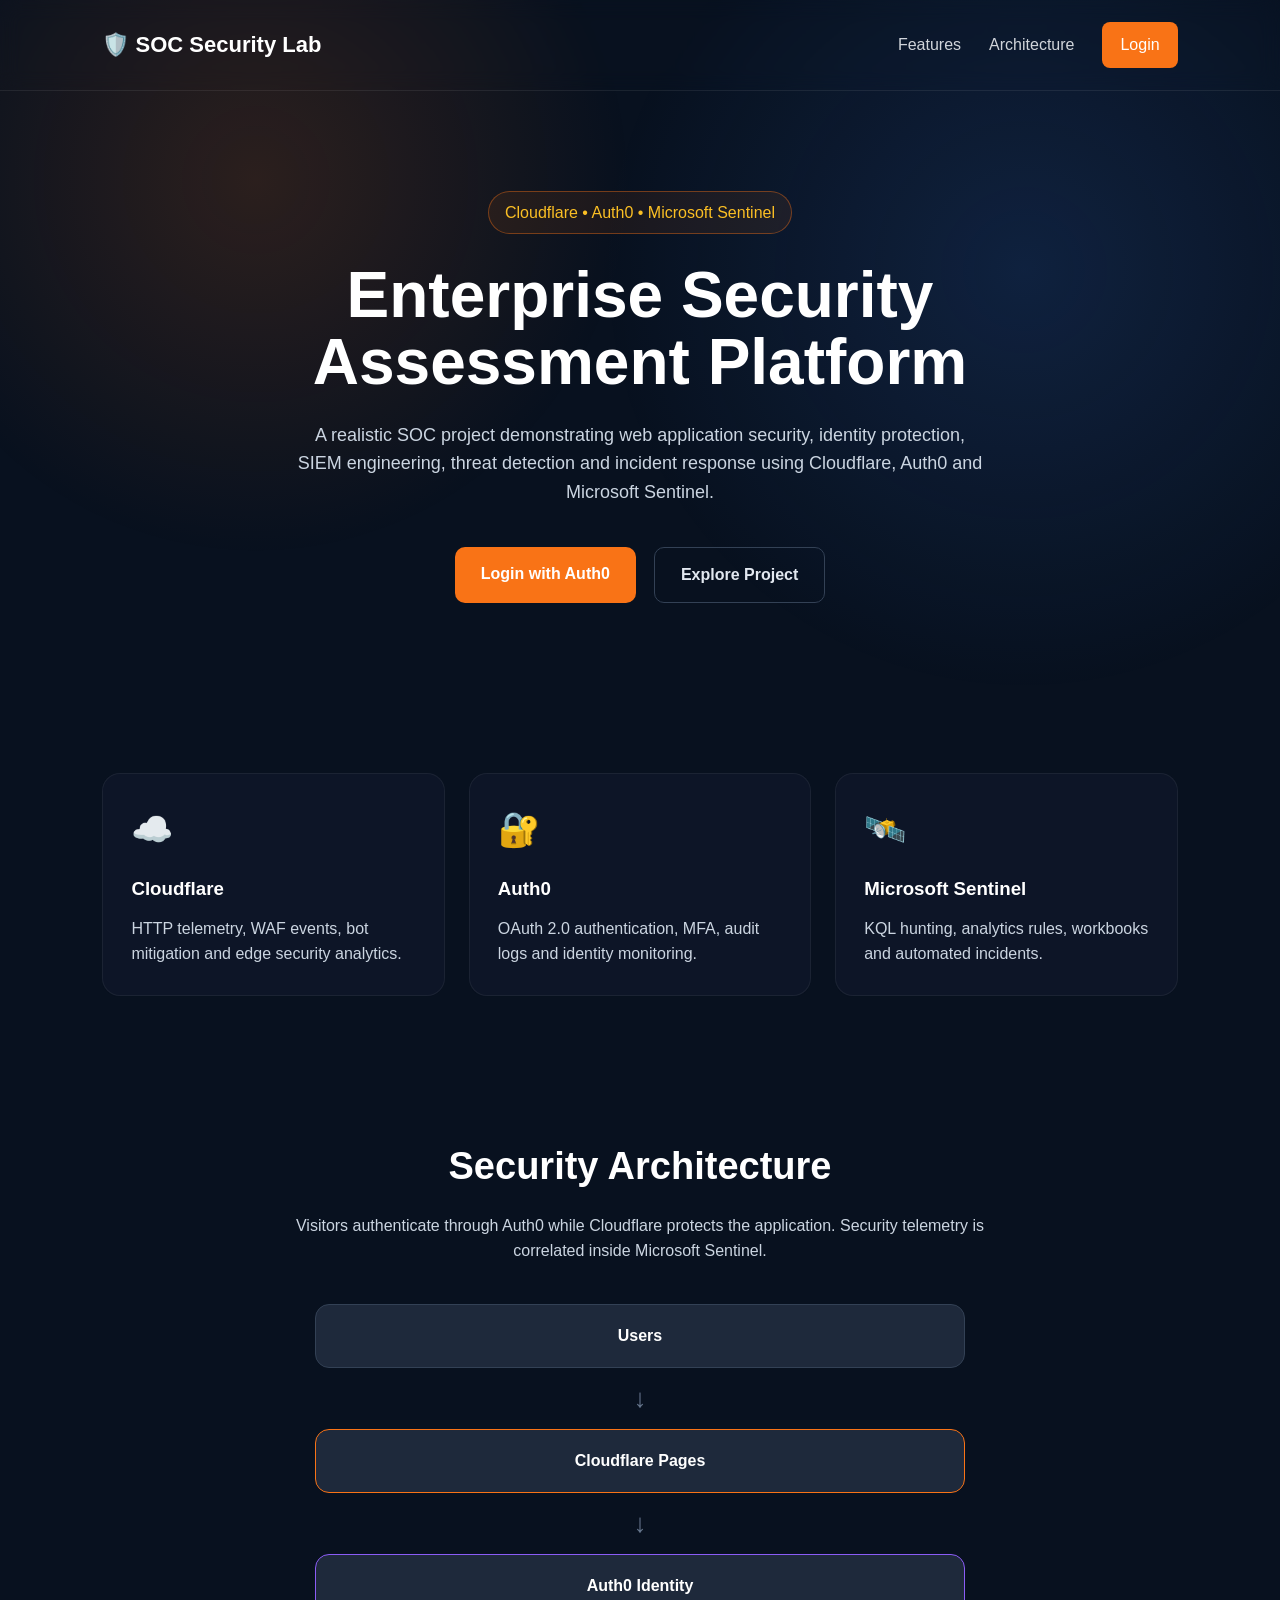
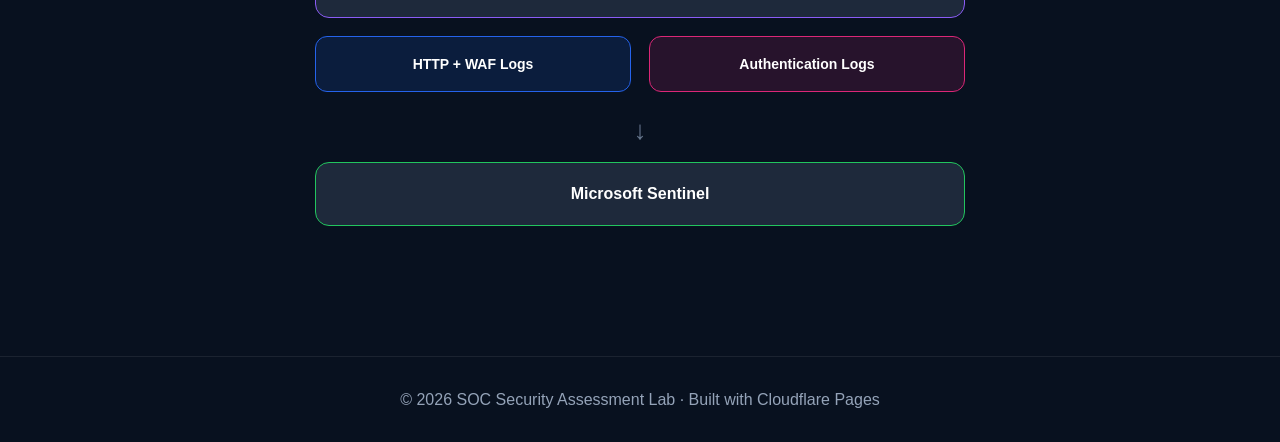
<file: index.html>
<!DOCTYPE html>
<html lang="en">
<head>
  <meta charset="UTF-8">
  <meta name="viewport" content="width=device-width, initial-scale=1.0">
  <title>SOC Security Assessment Lab</title>
  <link rel="stylesheet" href="css/style.css">
</head>
<body>

<header class="navbar">
  <div class="logo">
    🛡️ <span>SOC Security Lab</span>
  </div>

  <nav>
    <a href="#features">Features</a>
    <a href="#architecture">Architecture</a>
    <a href="login.html" class="nav-btn">Login</a>
  </nav>
</header>

<section class="hero">

  <div class="badge">
    Cloudflare • Auth0 • Microsoft Sentinel
  </div>

  <h1>
    Enterprise Security <br>
    Assessment Platform
  </h1>

  <p>
    A realistic SOC project demonstrating web application security,
    identity protection, SIEM engineering, threat detection and incident
    response using Cloudflare, Auth0 and Microsoft Sentinel.
  </p>

  <div class="hero-buttons">
    <a href="login.html" class="primary">Login with Auth0</a>
    <a href="#features" class="secondary">Explore Project</a>
  </div>

</section>

<section id="features" class="features">

  <div class="feature-card">
    <div class="icon">☁️</div>
    <h3>Cloudflare</h3>
    <p>HTTP telemetry, WAF events, bot mitigation and edge security analytics.</p>
  </div>

  <div class="feature-card">
    <div class="icon">🔐</div>
    <h3>Auth0</h3>
    <p>OAuth 2.0 authentication, MFA, audit logs and identity monitoring.</p>
  </div>

  <div class="feature-card">
    <div class="icon">🛰️</div>
    <h3>Microsoft Sentinel</h3>
    <p>KQL hunting, analytics rules, workbooks and automated incidents.</p>
  </div>

</section>

<section id="architecture" class="architecture">

  <h2>Security Architecture</h2>

  <p>
    Visitors authenticate through Auth0 while Cloudflare protects the
    application. Security telemetry is correlated inside Microsoft Sentinel.
  </p>

  <div class="diagram">

    <div class="node">Users</div>
    <div class="arrow">↓</div>

    <div class="node orange">Cloudflare Pages</div>
    <div class="arrow">↓</div>

    <div class="node purple">Auth0 Identity</div>

    <div class="split">
      <div class="branch blue">HTTP + WAF Logs</div>
      <div class="branch pink">Authentication Logs</div>
    </div>

    <div class="arrow">↓</div>
    <div class="node green">Microsoft Sentinel</div>

  </div>

</section>

<footer>
  © 2026 SOC Security Assessment Lab · Built with Cloudflare Pages
</footer>

</body>
</html>
</file>
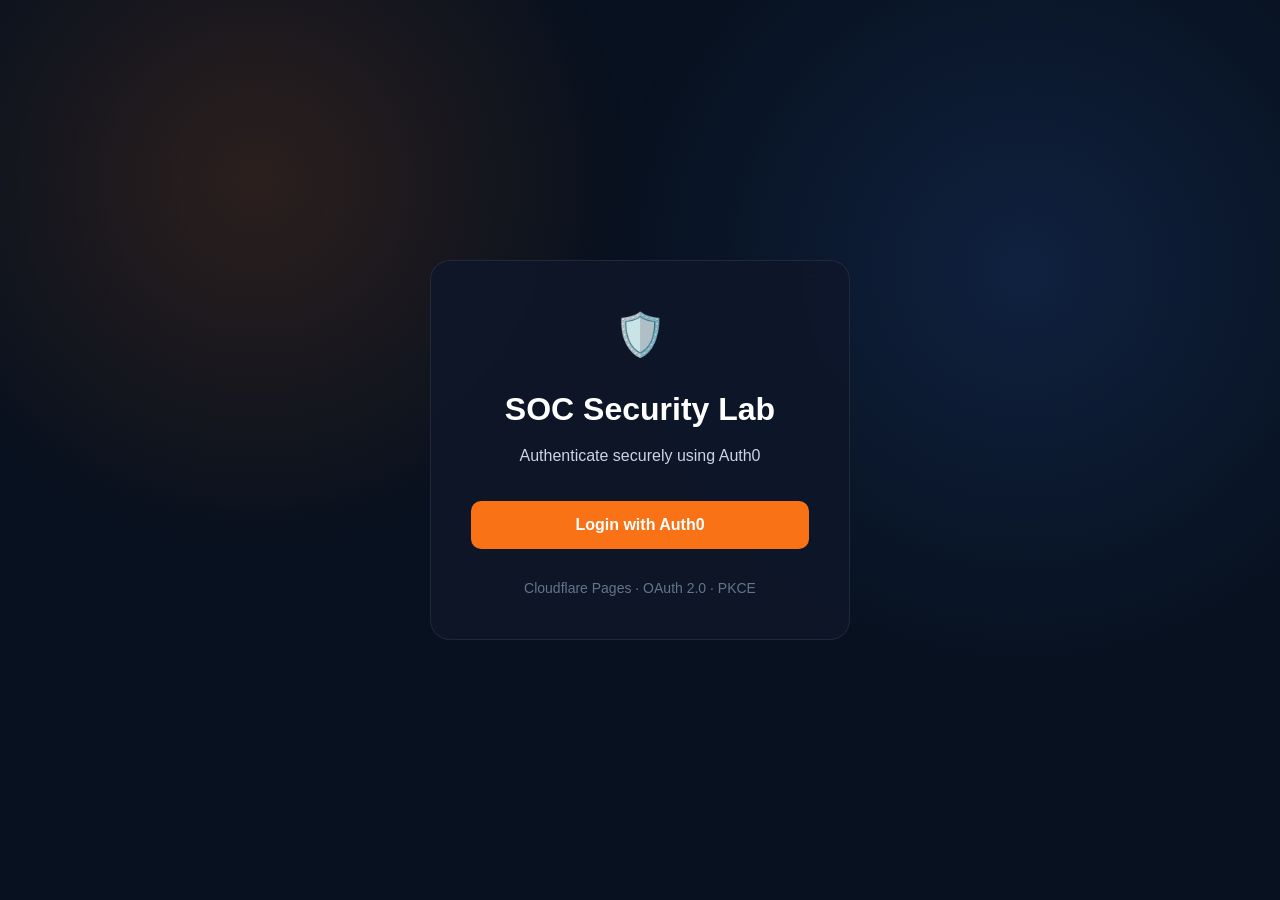
<file: login.html>
<!DOCTYPE html>
<html lang="en">
<head>
<meta charset="UTF-8">
<meta name="viewport" content="width=device-width, initial-scale=1.0">
<title>Login | SOC Security Lab</title>
<link rel="stylesheet" href="css/style.css">
</head>

<body>

<div style="display:flex;justify-content:center;align-items:center;height:100vh;padding:20px;">

<div style="width:420px;background:rgba(15,23,42,.85);border:1px solid rgba(255,255,255,.08);border-radius:20px;padding:40px;text-align:center;backdrop-filter:blur(10px);">

<div style="font-size:42px;margin-bottom:16px;">🛡️</div>

<h1 style="font-size:32px;margin-bottom:8px;">SOC Security Lab</h1>

<p style="color:#cbd5e1;margin-bottom:32px;">
Authenticate securely using Auth0
</p>

<button id="login" style="width:100%;padding:15px;background:#f97316;color:white;border:none;border-radius:10px;font-size:16px;font-weight:600;cursor:pointer;">
Login with Auth0
</button>

<div style="margin-top:28px;color:#64748b;font-size:14px;">
Cloudflare Pages · OAuth 2.0 · PKCE
</div>

</div>

</div>

<script src="https://cdn.auth0.com/js/auth0-spa-js/2.1/auth0-spa-js.production.js"></script>
<script type="module" src="js/auth.js"></script>

</body>
</html>
</file>
<file: css/style.css>
*{
    margin:0;
    padding:0;
    box-sizing:border-box;
    font-family:Inter,Segoe UI,Arial,sans-serif;
}

html{
    scroll-behavior:smooth;
}

body{
    background:#08111f;
    color:#fff;
    line-height:1.6;
}

/* Background glow */
body::before{
    content:"";
    position:fixed;
    inset:0;
    background:
      radial-gradient(circle at 20% 20%, rgba(249,115,22,.15), transparent 30%),
      radial-gradient(circle at 80% 30%, rgba(59,130,246,.15), transparent 35%);
    z-index:-1;
}

.navbar{
    display:flex;
    justify-content:space-between;
    align-items:center;
    padding:22px 8%;
    border-bottom:1px solid rgba(255,255,255,.08);
    backdrop-filter:blur(10px);
}

.logo{
    font-size:22px;
    font-weight:700;
}

nav{
    display:flex;
    gap:28px;
    align-items:center;
}

nav a{
    color:#d1d5db;
    text-decoration:none;
}

.nav-btn{
    background:#f97316;
    color:#fff;
    padding:10px 18px;
    border-radius:8px;
}

.hero{
    text-align:center;
    padding:100px 8%;
    max-width:900px;
    margin:auto;
}

.badge{
    display:inline-block;
    padding:8px 16px;
    border:1px solid rgba(249,115,22,.4);
    color:#fbbf24;
    border-radius:999px;
    margin-bottom:28px;
    background:rgba(249,115,22,.08);
}

.hero h1{
    font-size:64px;
    line-height:1.05;
    margin-bottom:24px;
}

.hero p{
    color:#cbd5e1;
    font-size:18px;
    max-width:700px;
    margin:auto;
}

.hero-buttons{
    margin-top:40px;
    display:flex;
    justify-content:center;
    gap:18px;
    flex-wrap:wrap;
}

.primary,
.secondary{
    text-decoration:none;
    padding:14px 26px;
    border-radius:10px;
    font-weight:600;
}

.primary{
    background:#f97316;
    color:white;
}

.secondary{
    border:1px solid #334155;
    color:#e2e8f0;
}

.features{
    display:grid;
    grid-template-columns:repeat(auto-fit,minmax(260px,1fr));
    gap:24px;
    padding:70px 8%;
}

.feature-card{
    background:rgba(15,23,42,.8);
    border:1px solid rgba(255,255,255,.06);
    border-radius:18px;
    padding:28px;
    transition:.3s;
    backdrop-filter:blur(8px);
}

.feature-card:hover{
    transform:translateY(-8px);
    border-color:#f97316;
}

.icon{
    font-size:34px;
    margin-bottom:18px;
}

.feature-card h3{
    margin-bottom:12px;
}

.feature-card p{
    color:#cbd5e1;
}

.architecture{
    padding:70px 8%;
    text-align:center;
}

.architecture h2{
    font-size:38px;
    margin-bottom:16px;
}

.architecture p{
    color:#cbd5e1;
    max-width:720px;
    margin:0 auto 40px;
}

.diagram{
    max-width:650px;
    margin:auto;
}

.node{
    background:#1e293b;
    padding:18px;
    border-radius:14px;
    margin:10px auto;
    font-weight:600;
    border:1px solid #334155;
}

.orange{border-color:#f97316;}
.purple{border-color:#8b5cf6;}
.green{border-color:#22c55e;}

.arrow{
    color:#64748b;
    font-size:26px;
}

.split{
    display:grid;
    grid-template-columns:1fr 1fr;
    gap:18px;
    margin:18px 0;
}

.branch{
    padding:16px;
    border-radius:12px;
    font-size:14px;
    font-weight:600;
}

.blue{
    background:rgba(37,99,235,.15);
    border:1px solid #2563eb;
}

.pink{
    background:rgba(219,39,119,.15);
    border:1px solid #db2777;
}

footer{
    border-top:1px solid rgba(255,255,255,.08);
    text-align:center;
    color:#94a3b8;
    padding:30px;
    margin-top:50px;
}

@media(max-width:768px){

.hero h1{
    font-size:42px;
}

.navbar{
    flex-direction:column;
    gap:16px;
}

.split{
    grid-template-columns:1fr;
}

}
</file>
